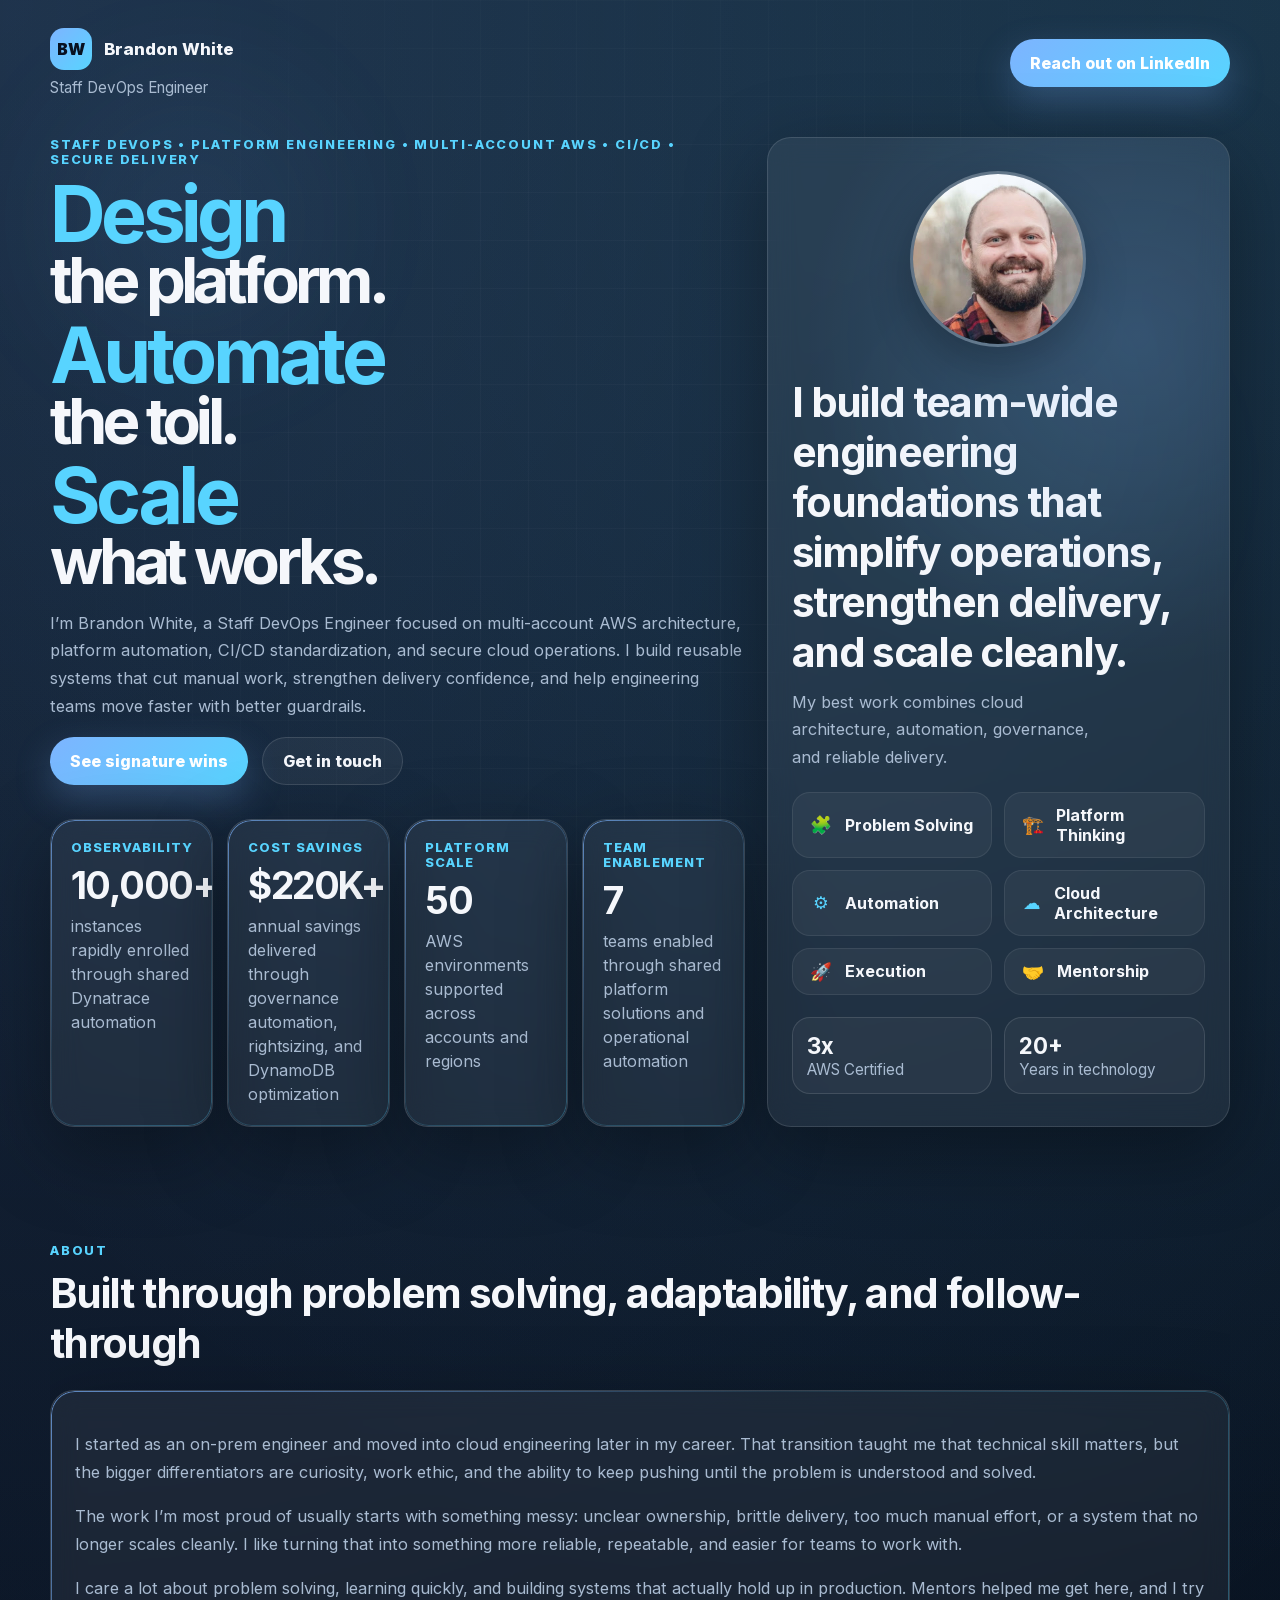
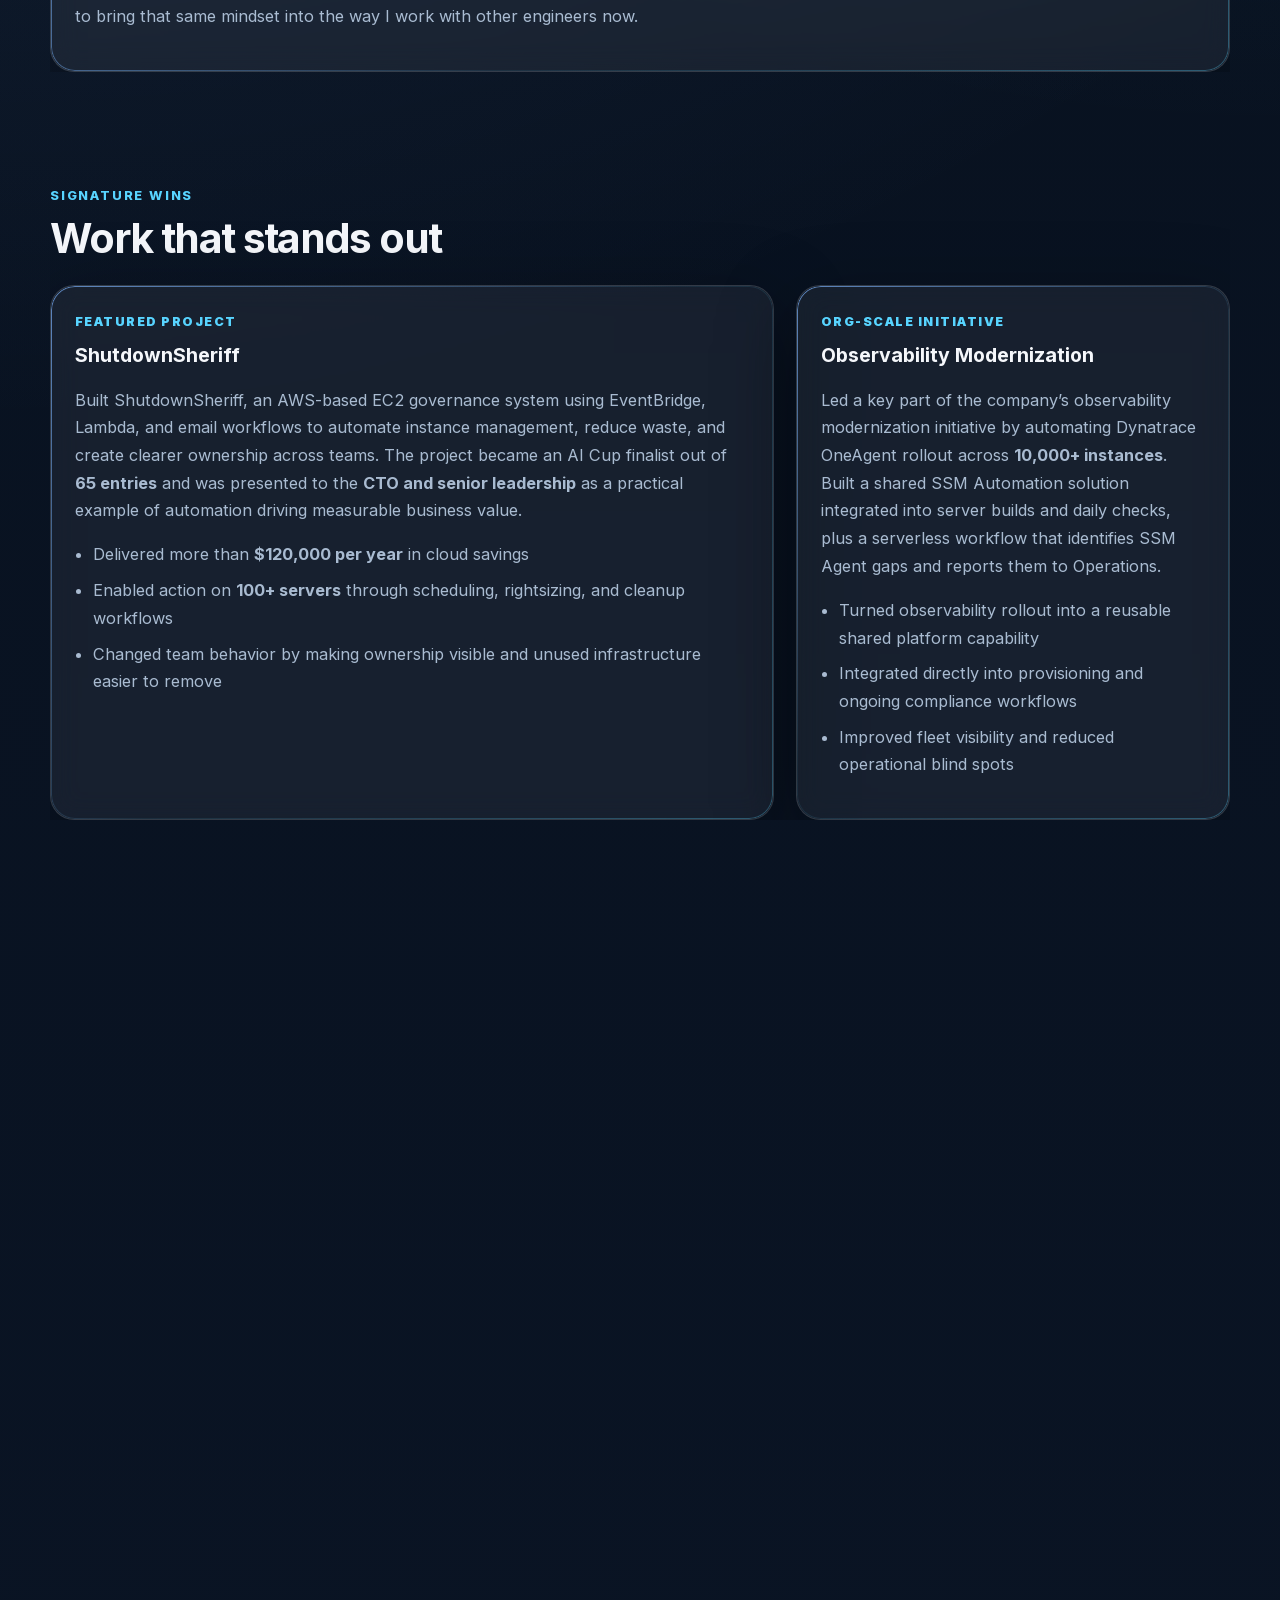
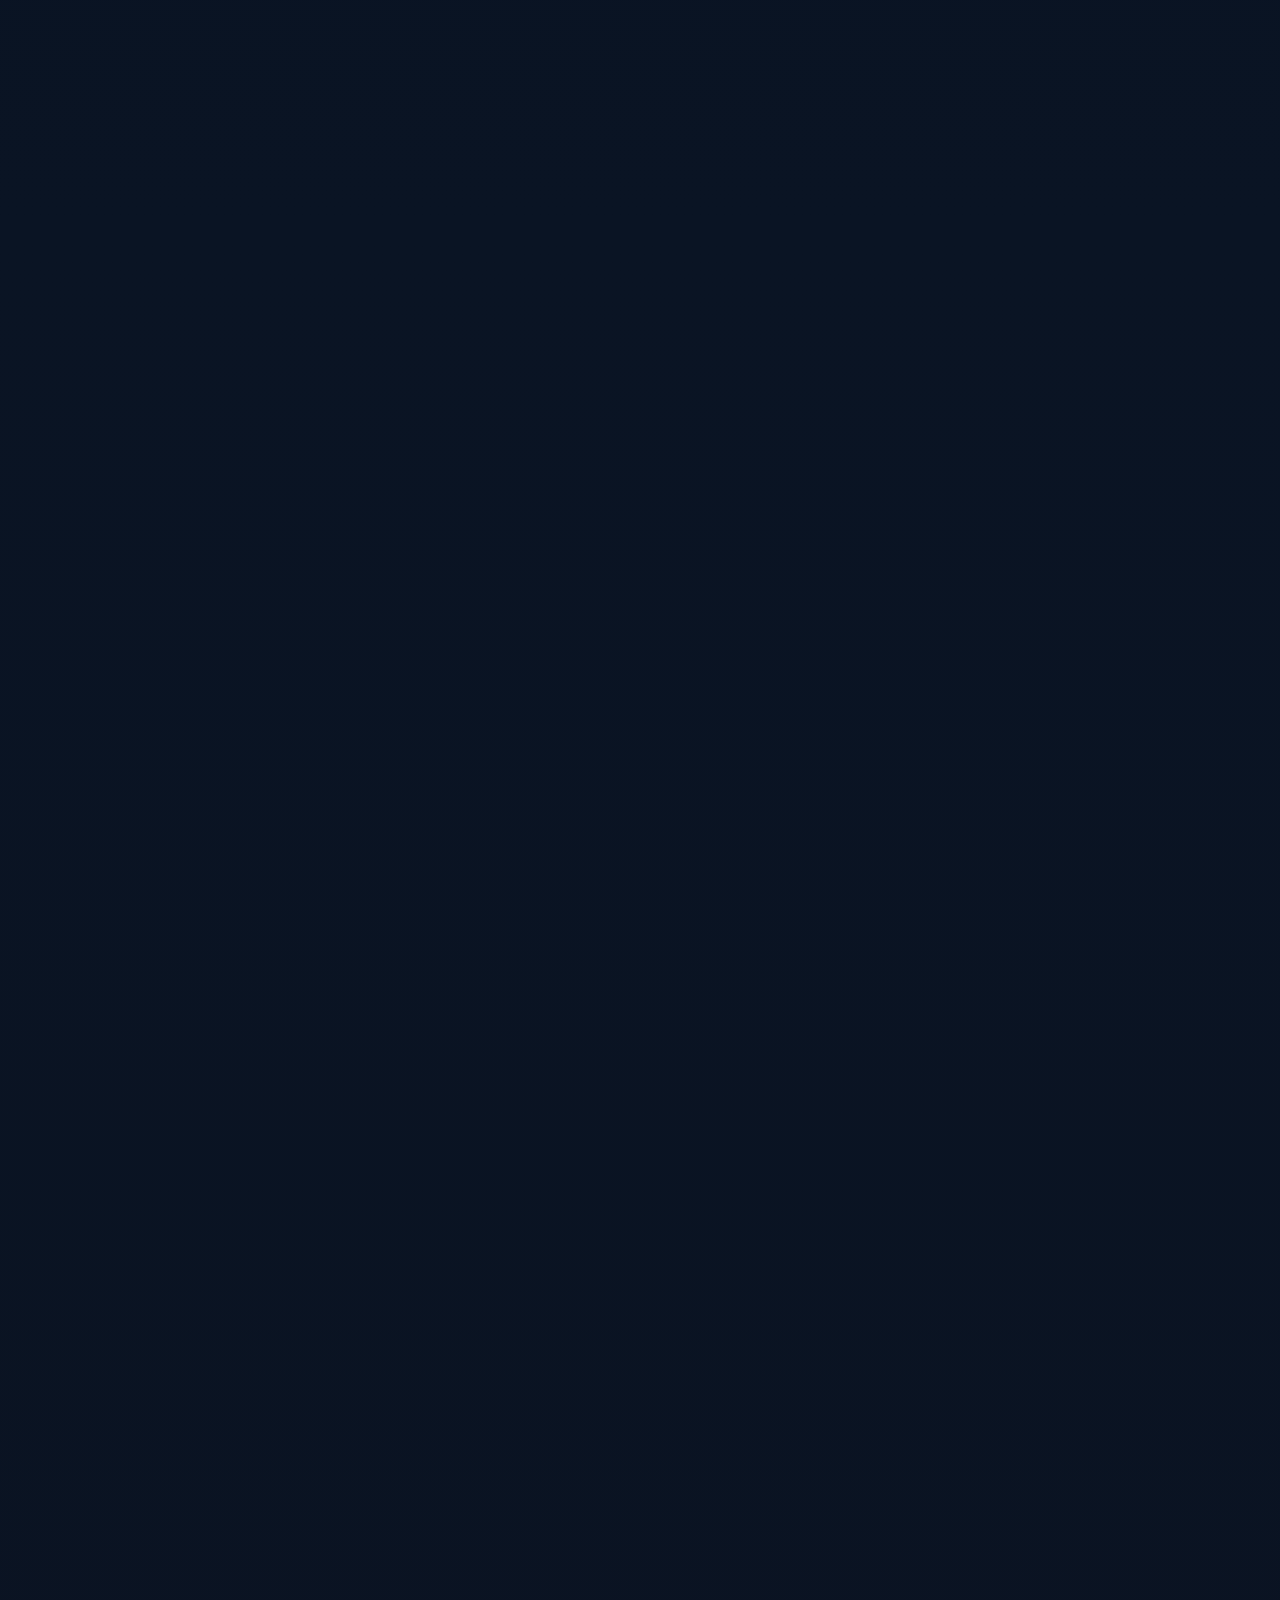
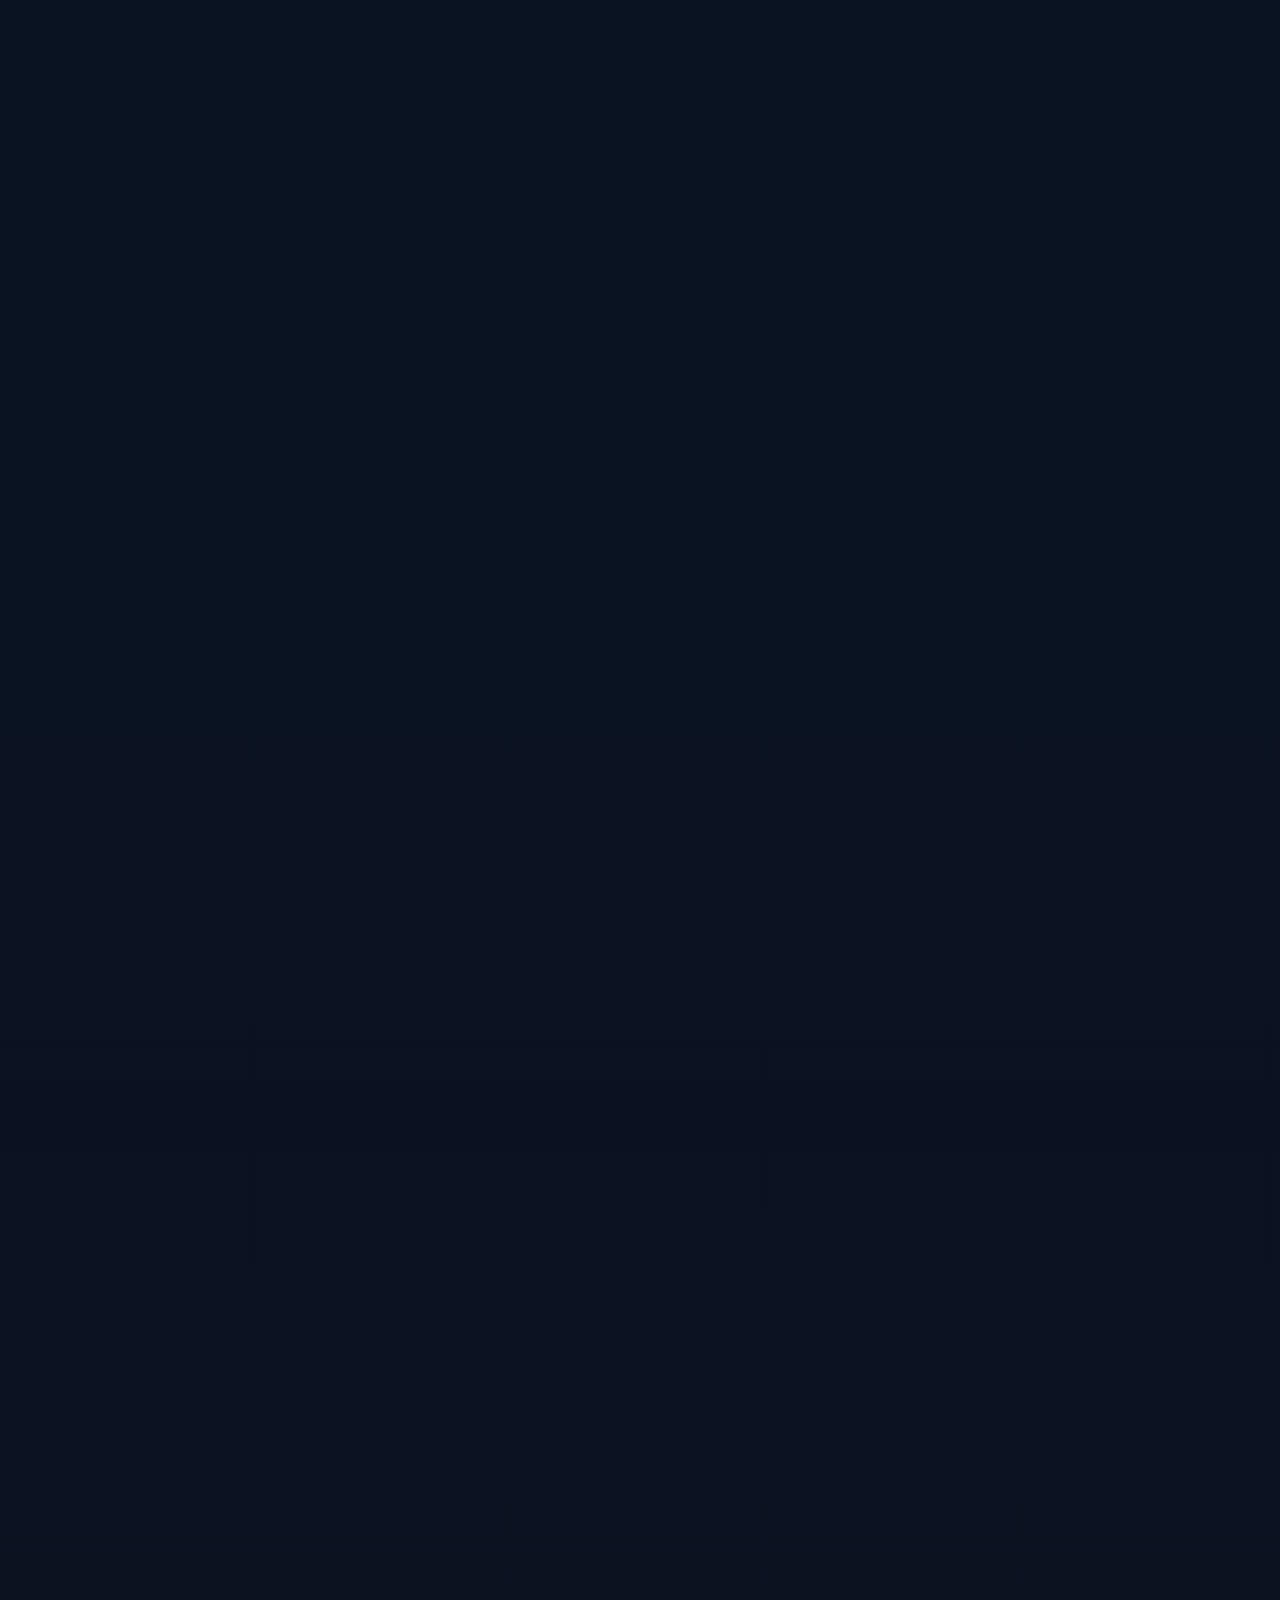
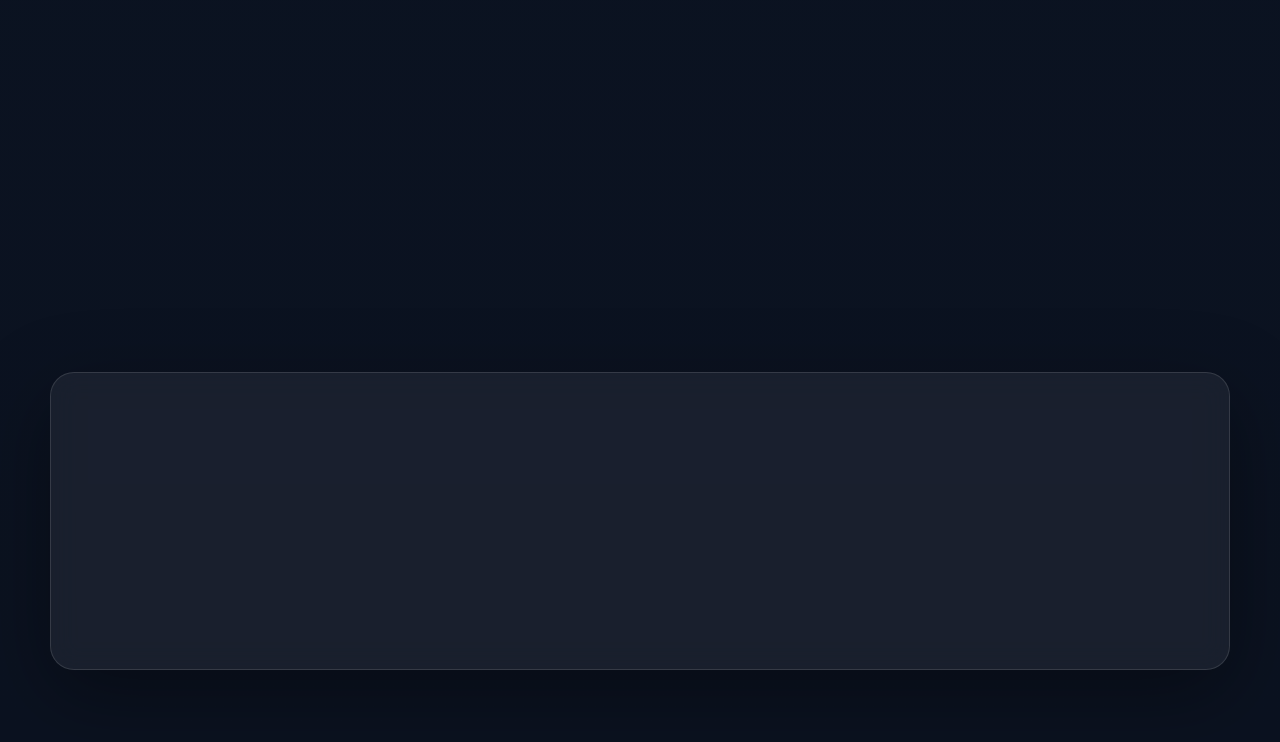
<file: index.html>
<!DOCTYPE html>
<html lang="en">
  <head>
    <meta charset="UTF-8" />
    <meta name="viewport" content="width=device-width, initial-scale=1.0" />
    <title>Brandon White | Staff DevOps Engineer</title>
    <meta
      name="description"
      content="Brandon White is a Staff DevOps and Platform Engineer focused on AWS, automation, CI/CD, observability, governance, and reliable cloud delivery at scale."
    />
    <meta property="og:title" content="Brandon White | Staff DevOps Engineer" />
    <meta
      property="og:description"
      content="Staff DevOps and Platform Engineer focused on AWS, automation, observability, CI/CD, governance, and reliable cloud delivery at scale."
    />
    <meta property="og:type" content="website" />
    <meta property="og:url" content="https://brandondwhite.github.io/" />
    <meta property="og:image" content="https://brandondwhite.github.io/assets/og-preview.svg" />
    <meta property="og:image:alt" content="Social preview for Brandon White, Staff DevOps Engineer" />
    <meta name="theme-color" content="#0a1424" />
    <script type="application/ld+json">
      {
        "@context": "https://schema.org",
        "@type": "Person",
        "name": "Brandon White",
        "jobTitle": "Staff DevOps Engineer",
        "url": "https://brandondwhite.github.io/",
        "image": "https://brandondwhite.github.io/assets/avatar.jpg",
        "sameAs": [
          "https://linkedin.com/in/brandon-d-white"
        ]
      }
    </script>
    <link rel="canonical" href="https://brandondwhite.github.io/" />
    <meta name="twitter:card" content="summary_large_image" />
    <meta name="twitter:title" content="Brandon White | Staff DevOps Engineer" />
    <meta
      name="twitter:description"
      content="Staff DevOps and Platform Engineer focused on AWS, automation, observability, CI/CD, governance, and reliable cloud delivery at scale."
    />
    <meta name="twitter:image" content="https://brandondwhite.github.io/assets/og-preview.svg" />
    <link rel="icon" href="assets/favicon.svg" type="image/svg+xml" />
    <link rel="preload" as="image" href="assets/avatar.jpg" imagesrcset="assets/avatar.jpg" imagesizes="176px" />
    <link rel="preload" href="assets/fonts/inter-latin.woff2" as="font" type="font/woff2" crossorigin />
    <link rel="stylesheet" href="styles.css" />
    <!-- Google tag (gtag.js) -->
    <script async src="https://www.googletagmanager.com/gtag/js?id=G-RJBQQFBV7J"></script>
    <script>
      window.dataLayer = window.dataLayer || [];
      function gtag() { dataLayer.push(arguments); }
      gtag('js', new Date());

      gtag('config', 'G-RJBQQFBV7J');
    </script>
  </head>
  <body>
    <div class="background-orb orb-one"></div>
    <div class="background-orb orb-two"></div>

    <div class="page-shell">
      <header class="site-header">
        <div class="brand-lockup">
          <a href="#top" class="brand">
            <span class="brand-mark">BW</span>
            <span class="brand-text">Brandon White</span>
          </a>
          <p class="brand-subtitle">Staff DevOps Engineer</p>
        </div>

        <div class="header-actions">
          <a class="button button-primary" href="https://linkedin.com/in/brandon-d-white" target="_blank" rel="noreferrer">Reach out on LinkedIn</a>
        </div>
      </header>

      <main id="top">
        <section class="hero section-grid">
          <div class="hero-copy">
            <p class="eyebrow">Staff DevOps • Platform Engineering • Multi-Account AWS • CI/CD • Secure Delivery</p>
            <h1 class="hero-headline">
              <span><strong>Design</strong> <span class="hero-rest">the platform.</span></span>
              <span><strong>Automate</strong> <span class="hero-rest">the toil.</span></span>
              <span><strong>Scale</strong> <span class="hero-rest">what works.</span></span>
            </h1>
            <p class="hero-text">
              I’m Brandon White, a Staff DevOps Engineer focused on multi-account AWS architecture, platform automation, CI/CD standardization, and secure cloud operations. I build reusable systems that cut manual work, strengthen delivery confidence, and help engineering teams move faster with better guardrails.
            </p>
            <div class="hero-actions">
              <a class="button button-primary" href="#wins">See signature wins</a>
              <a class="button button-secondary" href="#contact">Get in touch</a>
            </div>

            <div class="hero-metrics proof-cards">
              <article class="proof-card premium-border">
                <p class="proof-card-title">Observability</p>
                <strong class="count-up" data-target="10000" data-prefix="" data-suffix="+">10,000+</strong>
                <span>instances rapidly enrolled through shared Dynatrace automation</span>
              </article>
              <article class="proof-card premium-border">
                <p class="proof-card-title">Cost Savings</p>
                <strong class="count-up" data-target="220" data-prefix="$" data-suffix="K+">$220K+</strong>
                <span>annual savings delivered through governance automation, rightsizing, and DynamoDB optimization</span>
              </article>
              <article class="proof-card premium-border">
                <p class="proof-card-title">Platform Scale</p>
                <strong class="count-up" data-target="50" data-prefix="" data-suffix="">50</strong>
                <span>AWS environments supported across accounts and regions</span>
              </article>
              <article class="proof-card premium-border">
                <p class="proof-card-title">Team Enablement</p>
                <strong class="count-up" data-target="7" data-prefix="" data-suffix="">7</strong>
                <span>teams enabled through shared platform solutions and operational automation</span>
              </article>
            </div>
          </div>

          <aside class="hero-card glass-card spotlight-card">
            <div class="headshot-wrap">
              <img class="headshot" src="assets/avatar.jpg" alt="Portrait of Brandon White" width="256" height="256" decoding="async" fetchpriority="high" />
            </div>
            <h2>I build team-wide engineering foundations that simplify operations, strengthen delivery, and scale cleanly.</h2>
            <p class="hero-card-supporting-text">
              My best work combines cloud architecture, automation, governance, and reliable delivery.
            </p>
            <div class="tech-grid">
              <div class="tech-item"><span class="tech-icon">🧩</span><span>Problem Solving</span></div>
              <div class="tech-item"><span class="tech-icon">🏗️</span><span>Platform Thinking</span></div>
              <div class="tech-item"><span class="tech-icon">⚙️</span><span>Automation</span></div>
              <div class="tech-item"><span class="tech-icon">☁️</span><span>Cloud Architecture</span></div>
              <div class="tech-item"><span class="tech-icon">🚀</span><span>Execution</span></div>
              <div class="tech-item"><span class="tech-icon">🤝</span><span>Mentorship</span></div>
            </div>
            <div class="mini-stats">
              <div>
                <strong>3x</strong>
                <span>AWS Certified</span>
              </div>
              <div>
                <strong>20+</strong>
                <span>Years in technology</span>
              </div>
            </div>
          </aside>
        </section>

        <section id="about" class="content-section">
          <div class="section-heading">
            <p class="eyebrow">About</p>
            <h2>Built through problem solving, adaptability, and follow-through</h2>
          </div>

          <div class="about-layout">
            <article class="glass-card about-card premium-border">
              <p>
                I started as an on-prem engineer and moved into cloud engineering later in my career. That transition taught me that technical skill matters, but the bigger differentiators are curiosity, work ethic, and the ability to keep pushing until the problem is understood and solved.
              </p>
              <p>
                The work I’m most proud of usually starts with something messy: unclear ownership, brittle delivery, too much manual effort, or a system that no longer scales cleanly. I like turning that into something more reliable, repeatable, and easier for teams to work with.
              </p>
              <p>
                I care a lot about problem solving, learning quickly, and building systems that actually hold up in production. Mentors helped me get here, and I try to bring that same mindset into the way I work with other engineers now.
              </p>
            </article>
          </div>
        </section>

        <section id="wins" class="content-section">
          <div class="section-heading">
            <p class="eyebrow">Signature wins</p>
            <h2>Work that stands out</h2>
          </div>

          <div class="wins-layout">
            <article class="glass-card shutdown-card premium-border">
              <span class="proof-label">Featured project</span>
              <h3>ShutdownSheriff</h3>
              <p>
                Built ShutdownSheriff, an AWS-based EC2 governance system using EventBridge, Lambda, and email workflows to automate instance management, reduce waste, and create clearer ownership across teams. The project became an AI Cup finalist out of <strong>65 entries</strong> and was presented to the <strong>CTO and senior leadership</strong> as a practical example of automation driving measurable business value.
              </p>
              <ul>
                <li>Delivered more than <strong>$120,000 per year</strong> in cloud savings</li>
                <li>Enabled action on <strong>100+ servers</strong> through scheduling, rightsizing, and cleanup workflows</li>
                <li>Changed team behavior by making ownership visible and unused infrastructure easier to remove</li>
              </ul>
            </article>

            <article class="glass-card ai-card premium-border">
              <span class="proof-label">Org-scale initiative</span>
              <h3>Observability Modernization</h3>
              <p>
                Led a key part of the company’s observability modernization initiative by automating Dynatrace OneAgent rollout across <strong>10,000+ instances</strong>. Built a shared SSM Automation solution integrated into server builds and daily checks, plus a serverless workflow that identifies SSM Agent gaps and reports them to Operations.
              </p>
              <ul>
                <li>Turned observability rollout into a reusable shared platform capability</li>
                <li>Integrated directly into provisioning and ongoing compliance workflows</li>
                <li>Improved fleet visibility and reduced operational blind spots</li>
              </ul>
            </article>
          </div>
        </section>

        <section id="impact" class="content-section">
          <div class="section-heading">
            <p class="eyebrow">Impact</p>
            <h2>Results across scale, reliability, and delivery</h2>
          </div>

          <div class="card-grid three-up">
            <article class="glass-card feature-card premium-border">
              <h3>Governance Automation & Cost Optimization</h3>
              <p>Built automation that reduced waste, improved ownership visibility, and turned cost control into a repeatable operational process across AWS environments.</p>
              <ul>
                <li>Delivered more than <strong>$220,000+</strong> in annual savings through governance automation, rightsizing, EC2 scheduling, cleanup workflows, and DynamoDB optimization</li>
                <li>Used event-driven automation and operational notifications to make cost actions easier for teams to identify and complete</li>
                <li>Improved accountability by making ownership and idle-resource decisions more visible and easier to act on</li>
              </ul>
            </article>

            <article class="glass-card feature-card premium-border">
              <h3>Golden Image Automation</h3>
              <p>Architected and built an event-driven golden image automation solution for Amazon WorkSpaces Applications (AppStream 2.0). Using EventBridge and durable Lambda workflows, the system builds images, applies configuration, installs software and OS updates, copies images across regions, and shares them to <strong>15 AWS accounts</strong> for client fleet use.</p>
              <ul>
                <li>Automated image configuration, software installation, patching, cross-region copy, and account sharing</li>
                <li>Built an automated golden image process that supports fast onboarding with up-to-date images and core software preinstalled</li>
                <li>Helped enable the broader shift from EC2-based application delivery to managed application streaming</li>
              </ul>
            </article>

            <article class="glass-card feature-card premium-border">
              <h3>CI/CD at Production Scale</h3>
              <p>Improved release confidence and developer experience in HIPAA-aware healthcare environments.</p>
              <ul>
                <li>Built pipelines that run unit tests with pytest, deploy to dev and test, run integration tests, and promote to production</li>
                <li>Supported automated deployment flows across as many as <strong>15 AWS production accounts</strong></li>
                <li>Embedded security scans with Semgrep and CrowdStrike into delivery workflows</li>
              </ul>
            </article>
          </div>
        </section>

        <section id="expertise" class="content-section">
          <div class="section-heading">
            <p class="eyebrow">Technology strengths</p>
            <h2>Core tools, delivery discipline, and platform depth</h2>
          </div>

          <div class="icon-skill-grid">
            <article class="glass-card skill-icon-card">
              <div class="skill-icon">☁️</div>
              <h3>Cloud & Platform Engineering</h3>
              <p>Multi-account AWS architecture across dev, test, and up to 15 production accounts, using CloudFormation, Terraform, and AWS CDK to build scalable, repeatable platforms.</p>
            </article>
            <article class="glass-card skill-icon-card">
              <div class="skill-icon">⚙️</div>
              <h3>Automation & Development</h3>
              <p>Python, boto3, Bash, PowerShell, SQL, and event-driven AWS services for governance tooling, database workflows, and operational automation.</p>
            </article>
            <article class="glass-card skill-icon-card">
              <div class="skill-icon">🚀</div>
              <h3>CI/CD & Developer Experience</h3>
              <p>Trunk-based delivery with Bitbucket Cloud, CodeBuild, pytest, deployment pipelines, and automated unit and integration testing that move code through dev, test, and production with minimal manual effort.</p>
            </article>
            <article class="glass-card skill-icon-card">
              <div class="skill-icon">📊</div>
              <h3>Observability & Operations</h3>
              <p>Dynatrace, CloudWatch, and AWS X-Ray, paired with standardized monitoring, operational visibility, and measurable cost optimization.</p>
            </article>
            <article class="glass-card skill-icon-card">
              <div class="skill-icon">🔒</div>
              <h3>Security & Governance</h3>
              <p>HIPAA-aware cloud delivery using Secrets Manager, encryption, least-privilege IAM, permission boundaries, SCP guardrails, Semgrep, and CrowdStrike.</p>
            </article>
            <article class="glass-card skill-icon-card">
              <div class="skill-icon">🧠</div>
              <h3>Shared Platform Leadership</h3>
              <p>Built shared systems, golden AMIs, reusable Terraform modules, and pipeline templates used across teams, with technical guidance, architecture reviews, and informal mentorship.</p>
            </article>
          </div>

          <div class="glass-card daily-tools-card">
            <span class="proof-label">How I work</span>
            <div class="principles-grid">
              <div class="principle-item">
                <strong>Always be automating</strong>
                <span>Turn repeated work into dependable systems that save time and make execution smoother.</span>
              </div>
              <div class="principle-item">
                <strong>Start small, scale what works</strong>
                <span>Prove the path first, then expand it into something teams can rely on.</span>
              </div>
              <div class="principle-item">
                <strong>Own the outcome</strong>
                <span>Push through ambiguity, find the root cause, and carry the work through to a real result.</span>
              </div>
              <div class="principle-item">
                <strong>Build for reliable delivery</strong>
                <span>Create secure, stable systems that hold up in production and make delivery easier for everyone.</span>
              </div>
            </div>
          </div>
        </section>

        <section id="experience" class="content-section">
          <div class="section-heading">
            <p class="eyebrow">Experience</p>
            <h2>Career timeline</h2>
          </div>

          <div class="timeline">
            <article class="timeline-item glass-card">
              <span class="timeline-year">2024 — Present</span>
              <h3>Staff DevOps Engineer • <a href="https://www.nextgen.com/" target="_blank" rel="noreferrer"><span class="inline-employer"><span>NextGen Healthcare</span><span class="badge-logo-frame"><img class="badge-logo" src="assets/logos/nextgen-logo.jpg" alt="NextGen Healthcare logo" width="200" height="200" loading="lazy" decoding="async" /></span></span></a></h3>
              <p>Leading high-scale cloud initiatives focused on observability, governance, image automation, and shared platform engineering across AWS environments.</p>
              <ul>
                <li>Directed and automated Dynatrace deployment across <strong>10,000+ EC2 instances</strong> using <strong>AWS Systems Manager Automation</strong>, <strong>Lambda</strong>, and operational alerting workflows</li>
                <li>Built <strong>ShutdownSheriff</strong>, an <strong>EventBridge</strong> / <strong>Lambda</strong> / <strong>SES</strong> governance system that automated EC2 lifecycle actions and delivered more than <strong>$120K/year</strong> in savings</li>
                <li>Architected <strong>AppStream 2.0</strong> golden image modernization across regions and accounts, improving image consistency, delivery speed, and platform scalability</li>
              </ul>
            </article>
            <article class="timeline-item glass-card">
              <span class="timeline-year">2021 — 2024</span>
              <h3>Senior DevOps Engineer • <a href="https://www.nextgen.com/" target="_blank" rel="noreferrer"><span class="inline-employer"><span>NextGen Healthcare</span><span class="badge-logo-frame"><img class="badge-logo" src="assets/logos/nextgen-logo.jpg" alt="NextGen Healthcare logo" width="200" height="200" loading="lazy" decoding="async" /></span></span></a></h3>
              <p>Built serverless automation, strengthened cloud security, and improved delivery reliability and cost efficiency across enterprise AWS workloads.</p>
              <ul>
                <li>Managed and optimized <strong>50+ CI/CD pipelines</strong> with automated testing and security scanning, improving delivery reliability and aligning workflows with the <strong>AWS Well-Architected Framework</strong></li>
                <li>Built serverless restore workflows for <strong>Amazon Aurora</strong> lower environments and automated operational tasks with <strong>Lambda</strong>, <strong>EventBridge</strong>, and <strong>Python / boto3</strong></li>
                <li>Delivered more than <strong>$100K/year</strong> in savings through <strong>DynamoDB</strong> capacity analysis, <strong>ECS</strong> rightsizing, and <strong>CloudWatch</strong> log retention optimization, while strengthening <strong>Aurora</strong> security posture</li>
              </ul>
            </article>
            <article class="timeline-item glass-card">
              <span class="timeline-year">2016 — 2021</span>
              <h3>Lead Application Developer • <a href="https://www.urmc.rochester.edu/" target="_blank" rel="noreferrer"><span class="inline-employer"><span>University of Rochester Medical Center</span><span class="badge-logo-frame"><img class="badge-logo" src="assets/logos/urmc-logo.jpg" alt="University of Rochester Medical Center logo" width="200" height="200" loading="lazy" decoding="async" /></span></span></a></h3>
              <p>Owned the public web platform and infrastructure for URMC, improving operational reliability, deployment practices, and platform performance.</p>
              <ul>
                <li>Designed and implemented reusable <strong>Azure DevOps CI/CD pipelines</strong> and YAML templates to standardize deployment workflows and reduce manual effort</li>
                <li>Improved uptime and resilience by modernizing CMS, web, and SQL infrastructure and introducing caching and high-availability patterns</li>
              </ul>
            </article>
            <article class="timeline-item glass-card">
              <span class="timeline-year">2014 — 2016</span>
              <h3>Senior Web Developer • <a href="https://www.urmc.rochester.edu/" target="_blank" rel="noreferrer"><span class="inline-employer"><span>University of Rochester Medical Center</span><span class="badge-logo-frame"><img class="badge-logo" src="assets/logos/urmc-logo.jpg" alt="University of Rochester Medical Center logo" width="200" height="200" loading="lazy" decoding="async" /></span></span></a></h3>
              <p>Led custom web development and enterprise CMS work, including legacy system integration, API-driven migrations, and payment platform improvements.</p>
            </article>
            <article class="timeline-item glass-card">
              <span class="timeline-year">2005 — 2014</span>
              <h3>Earlier Roles • <a href="https://www.urmc.rochester.edu/" target="_blank" rel="noreferrer">URMC</a> / CedarCrestone</h3>
              <p>Built depth across IT operations, business systems, web applications, reporting, infrastructure, and technical support in demanding environments.</p>
            </article>
          </div>
        </section>

        <section class="content-section">
          <div class="section-heading">
            <p class="eyebrow">Credentials</p>
            <h2>Certifications, education, and publication</h2>
          </div>
          <div class="card-grid three-up">
            <article class="glass-card feature-card">
              <h3>Certifications</h3>
              <div class="badge-stack">
                <a class="credential-badge aws-badge" href="https://www.credly.com/badges/7644e0cc-1c35-4fb5-a895-35e53e485230/linked_in_profile" target="_blank" rel="noreferrer">
                  <span class="badge-logo-frame"><img class="badge-logo" src="assets/logos/aws-logo.jpg" alt="AWS logo" width="100" height="100" loading="lazy" decoding="async" /></span>
                  <span>AWS Certified Solutions Architect – Associate</span>
                </a>
                <a class="credential-badge aws-badge" href="https://www.credly.com/badges/de2b0c56-62ef-411a-8f54-9a5c1b684a48/linked_in_profile" target="_blank" rel="noreferrer">
                  <span class="badge-logo-frame"><img class="badge-logo" src="assets/logos/aws-logo.jpg" alt="AWS logo" width="100" height="100" loading="lazy" decoding="async" /></span>
                  <span>AWS Certified SysOps Administrator – Associate</span>
                </a>
                <a class="credential-badge aws-badge" href="https://www.credly.com/badges/844fdbeb-4134-41f4-bf3a-c67fa41d1e18/linked_in_profile" target="_blank" rel="noreferrer">
                  <span class="badge-logo-frame"><img class="badge-logo" src="assets/logos/aws-logo.jpg" alt="AWS logo" width="100" height="100" loading="lazy" decoding="async" /></span>
                  <span>AWS Certified Cloud Practitioner</span>
                </a>
                <a class="credential-badge simple-badge" href="https://cs.lpi.org/caf/Xamman/certification/verify/LPI000494395/7w92hwm52a" target="_blank" rel="noreferrer">
                  <span class="badge-logo-frame"><img class="badge-logo" src="assets/logos/lpi-logo.jpg" alt="Linux Professional Institute logo" width="100" height="100" loading="lazy" decoding="async" /></span>
                  <span>Linux Essentials</span>
                </a>
              </div>
            </article>
            <article class="glass-card feature-card">
              <h3>Education</h3>
              <a class="credential-badge school-badge" href="https://www.clarkson.edu/" target="_blank" rel="noreferrer">
                <span class="badge-logo-frame"><img class="badge-logo" src="assets/logos/clarkson-logo.jpg" alt="Clarkson University logo" width="200" height="200" loading="lazy" decoding="async" /></span>
                <span>Clarkson University</span>
              </a>
              <p>B.S. in Information Systems and Business Processes</p>
            </article>
            <article class="glass-card feature-card">
              <h3>Publication</h3>
              <p>
                <a class="publication-link" href="https://aws.amazon.com/blogs/database/secure-amazon-aurora-clusters-in-hipaa-compliant-workloads/" target="_blank" rel="noreferrer">
                  Secure Amazon Aurora clusters in HIPAA-compliant workloads
                </a>
              </p>
              <p class="publication-summary">
                Authored a technical article published on the AWS Database Blog, covering how to secure Aurora PostgreSQL and MySQL in HIPAA-compliant environments using encryption, TLS 1.3, IAM guardrails, and operational security controls.
              </p>
            </article>
          </div>
        </section>

        <section id="contact" class="content-section contact-section glass-card">
          <div>
            <p class="eyebrow">Contact</p>
            <h2>For collaboration, platform engineering discussions, or professional connection — reach out on LinkedIn.</h2>
            <p>Rochester, New York Metropolitan Area • <a href="https://linkedin.com/in/brandon-d-white" target="_blank" rel="noreferrer">linkedin.com/in/brandon-d-white</a></p>
          </div>
          <div class="contact-actions">
            <a class="button button-primary" href="https://linkedin.com/in/brandon-d-white" target="_blank" rel="noreferrer">Reach out on LinkedIn</a>
          </div>
        </section>
      </main>
    </div>

    <script src="script.js" defer></script>
  </body>
</html>
</file>
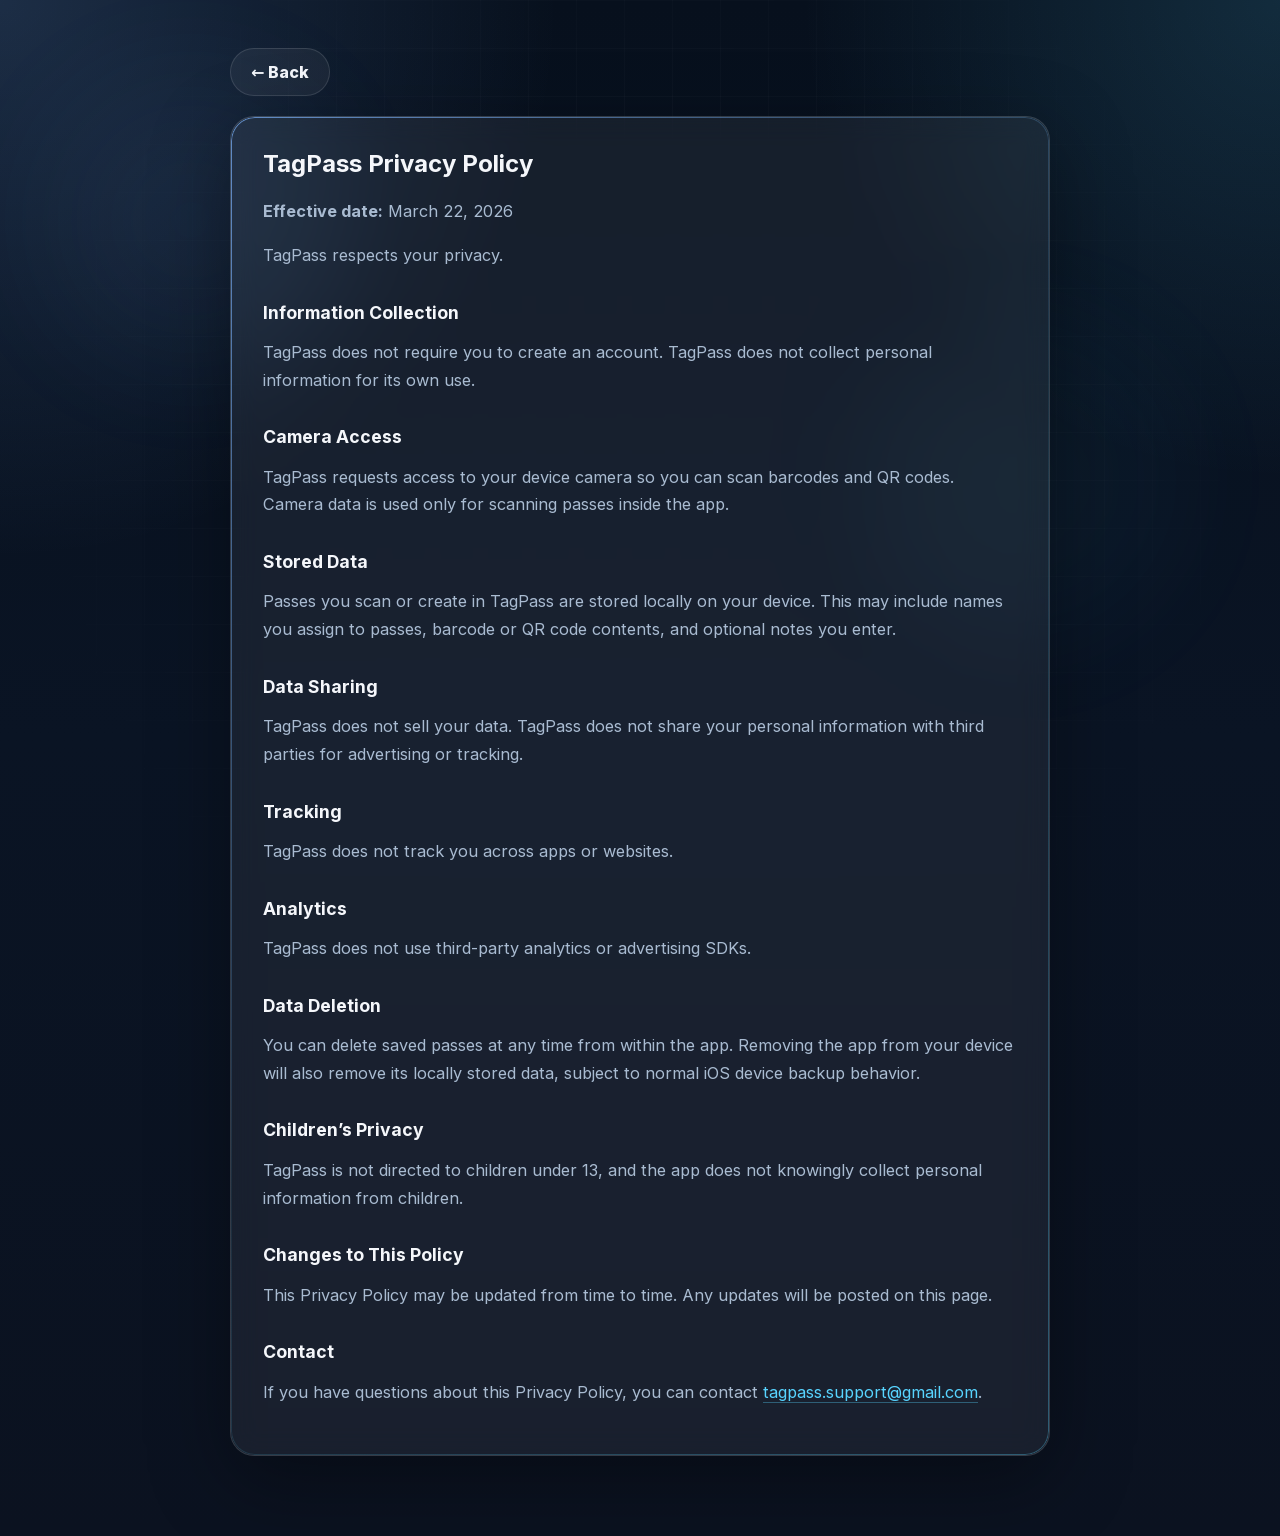
<file: tagpass-privacy.html>
<!DOCTYPE html>
<html lang="en">
  <head>
    <meta charset="UTF-8" />
    <meta name="viewport" content="width=device-width, initial-scale=1.0" />
    <title>TagPass Privacy Policy</title>
    <meta name="description" content="Privacy Policy for TagPass." />
    <meta property="og:title" content="TagPass Privacy Policy" />
    <meta property="og:description" content="Privacy Policy for TagPass." />
    <meta property="og:type" content="website" />
    <meta property="og:url" content="https://brandondwhite.github.io/tagpass-privacy.html" />
    <meta name="theme-color" content="#0a1424" />
    <link rel="icon" href="assets/favicon.svg" type="image/svg+xml" />
    <link rel="stylesheet" href="styles.css" />
    <style>
      body { min-height: 100vh; }
      .policy-shell { max-width: 860px; margin: 0 auto; padding: 48px 20px 80px; }
      .policy-card { padding: 32px; }
      .policy-card h1 { margin-top: 0; }
      .policy-card h2 { margin-top: 32px; font-size: 1.1rem; }
      .policy-card p, .policy-card li { line-height: 1.7; }
      .policy-card ul { padding-left: 20px; }
      .policy-card a { color: var(--secondary); text-decoration: none; border-bottom: 1px solid rgba(88, 212, 255, 0.35); }
      .policy-card a:hover { color: var(--text); border-bottom-color: rgba(255,255,255,0.45); }
      .policy-back { margin-bottom: 20px; display: inline-flex; }
    </style>
  </head>
  <body>
    <div class="background-orb orb-one"></div>
    <div class="background-orb orb-two"></div>

    <main class="policy-shell">
      <a class="button button-secondary policy-back" href="/">← Back</a>

      <article class="glass-card premium-border policy-card">
        <h1>TagPass Privacy Policy</h1>
        <p><strong>Effective date:</strong> March 22, 2026</p>
        <p>TagPass respects your privacy.</p>

        <h2>Information Collection</h2>
        <p>TagPass does not require you to create an account. TagPass does not collect personal information for its own use.</p>

        <h2>Camera Access</h2>
        <p>TagPass requests access to your device camera so you can scan barcodes and QR codes. Camera data is used only for scanning passes inside the app.</p>

        <h2>Stored Data</h2>
        <p>Passes you scan or create in TagPass are stored locally on your device. This may include names you assign to passes, barcode or QR code contents, and optional notes you enter.</p>

        <h2>Data Sharing</h2>
        <p>TagPass does not sell your data. TagPass does not share your personal information with third parties for advertising or tracking.</p>

        <h2>Tracking</h2>
        <p>TagPass does not track you across apps or websites.</p>

        <h2>Analytics</h2>
        <p>TagPass does not use third-party analytics or advertising SDKs.</p>

        <h2>Data Deletion</h2>
        <p>You can delete saved passes at any time from within the app. Removing the app from your device will also remove its locally stored data, subject to normal iOS device backup behavior.</p>

        <h2>Children’s Privacy</h2>
        <p>TagPass is not directed to children under 13, and the app does not knowingly collect personal information from children.</p>

        <h2>Changes to This Policy</h2>
        <p>This Privacy Policy may be updated from time to time. Any updates will be posted on this page.</p>

        <h2>Contact</h2>
        <p>If you have questions about this Privacy Policy, you can contact <a href="mailto:tagpass.support@gmail.com">tagpass.support@gmail.com</a>.</p>
      </article>
    </main>
  </body>
</html>
</file>
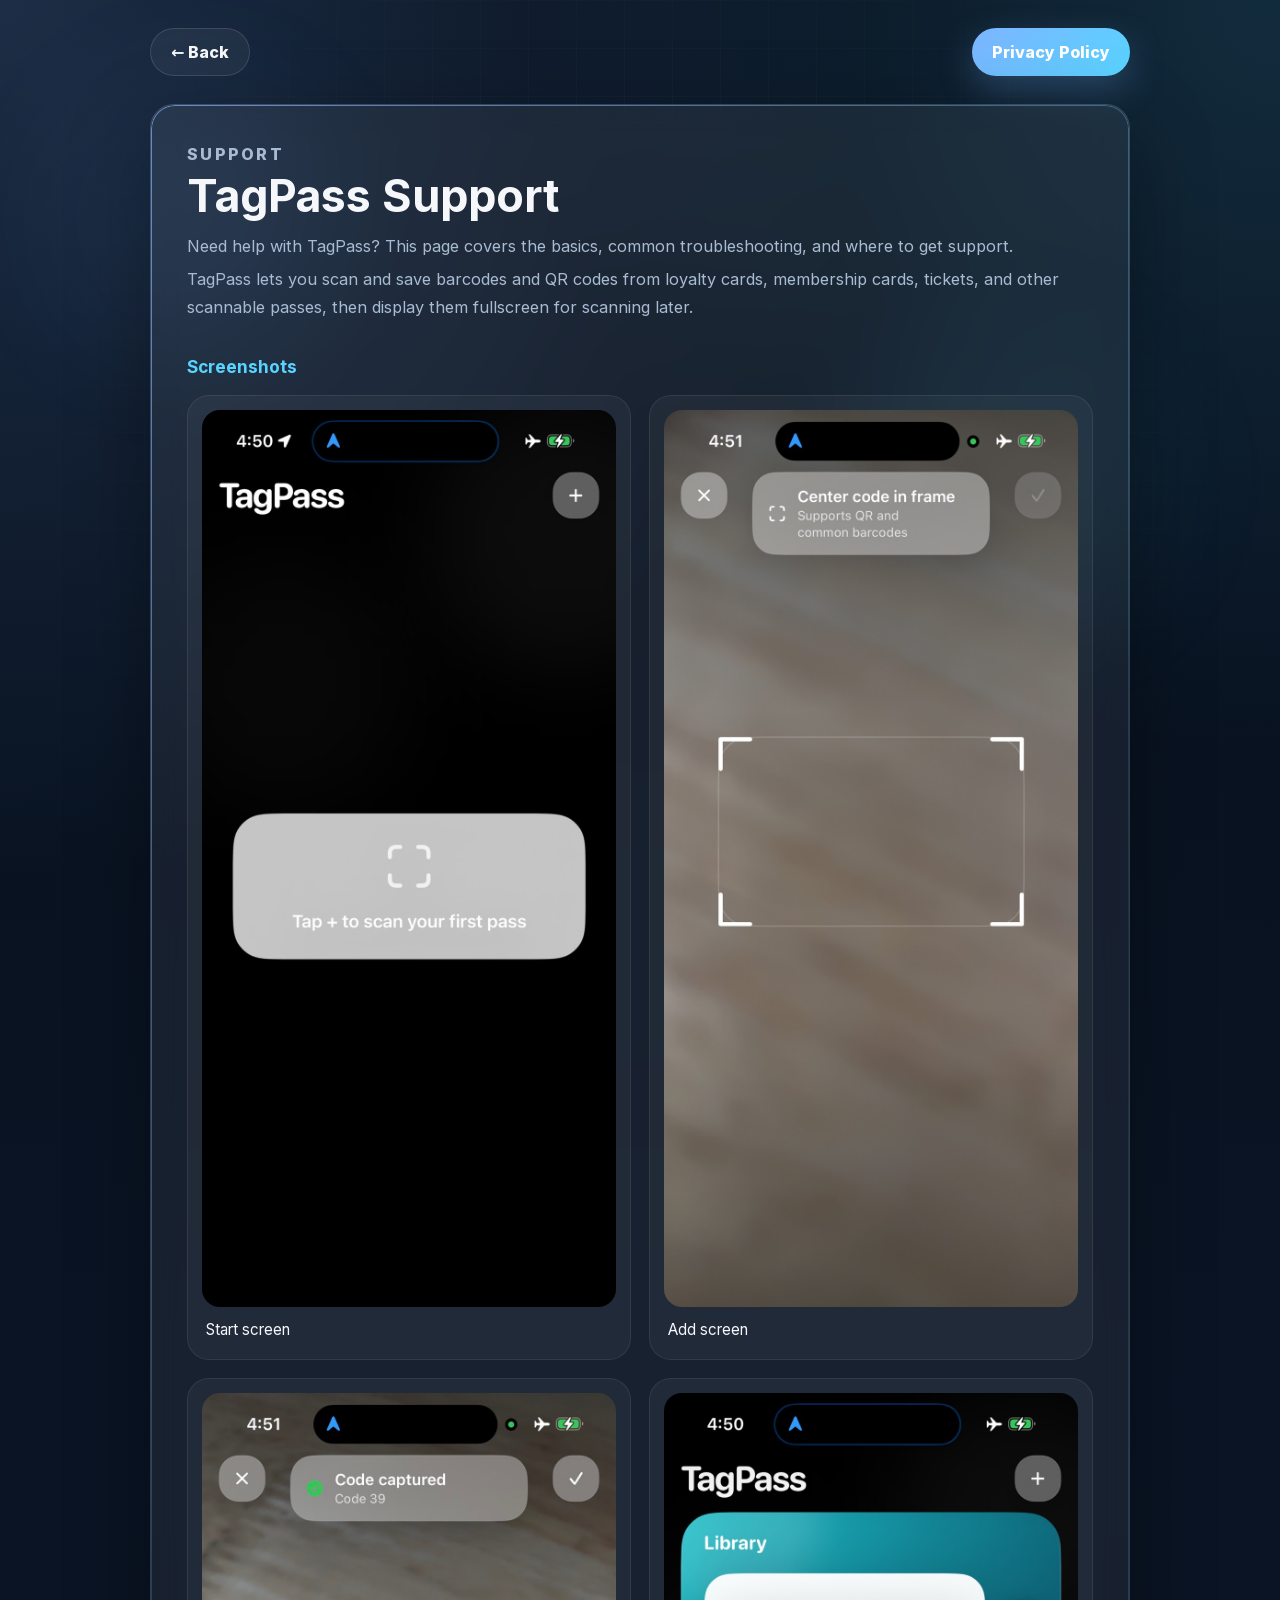
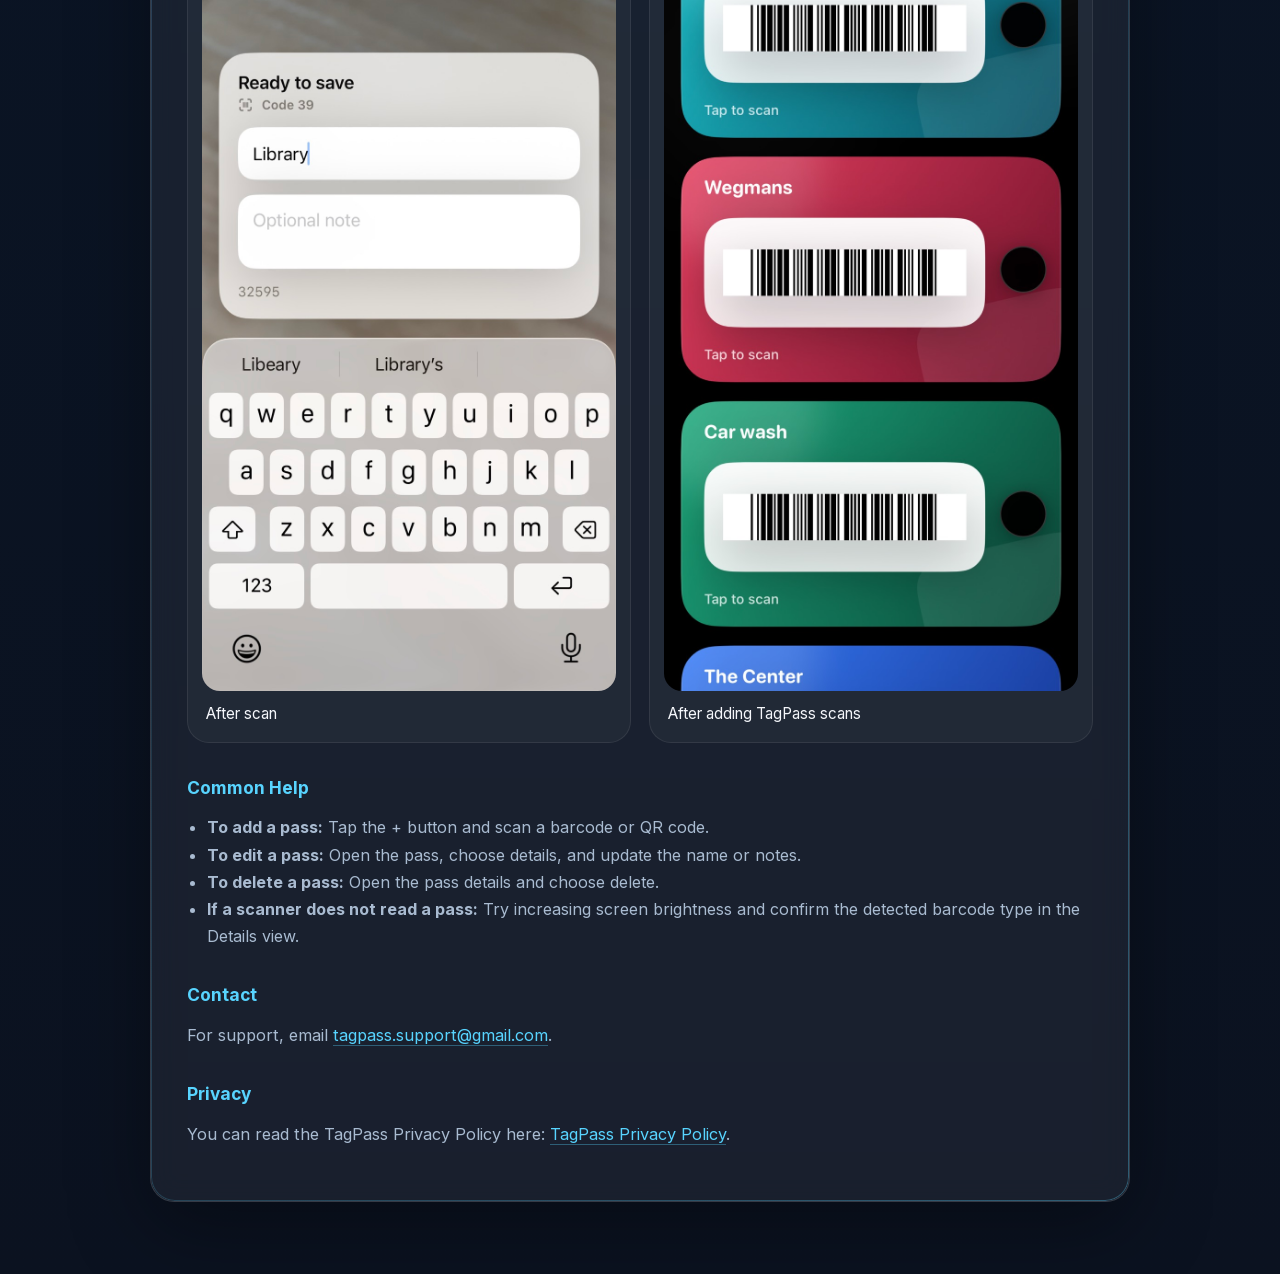
<file: tagpass-support.html>
<!DOCTYPE html>
<html lang="en">
  <head>
    <meta charset="UTF-8" />
    <meta name="viewport" content="width=device-width, initial-scale=1.0" />
    <title>TagPass Support</title>
    <meta name="description" content="Support information for TagPass." />
    <meta property="og:title" content="TagPass Support" />
    <meta property="og:description" content="Support information for TagPass." />
    <meta property="og:type" content="website" />
    <meta property="og:url" content="https://brandondwhite.github.io/tagpass-support.html" />
    <meta name="theme-color" content="#0a1424" />
    <link rel="icon" href="assets/favicon.svg" type="image/svg+xml" />
    <link rel="stylesheet" href="styles.css" />
    <style>
      body { min-height: 100vh; }
      .support-shell { position: relative; z-index: 1; width: min(calc(100% - 32px), 980px); margin: 0 auto; padding: 28px 0 72px; }
      .support-header { display: flex; align-items: center; justify-content: space-between; gap: 16px; margin-bottom: 28px; }
      .support-card { padding: 36px; }
      .support-card h1 { margin: 0 0 10px; font-size: clamp(2rem, 4vw, 2.8rem); }
      .support-card h2 { margin: 34px 0 12px; font-size: 1.08rem; color: var(--secondary); }
      .support-card p, .support-card li { line-height: 1.7; color: var(--muted); }
      .support-card ul { padding-left: 20px; }
      .support-card a { color: var(--secondary); text-decoration: none; border-bottom: 1px solid rgba(88, 212, 255, 0.35); }
      .support-card a:hover { color: var(--text); border-bottom-color: rgba(255,255,255,0.45); }
      .support-intro { margin: 0 0 6px; color: var(--text); }
      .support-subtle { margin: 0; }
      .shot-grid { display: grid; grid-template-columns: repeat(2, minmax(0, 1fr)); gap: 18px; margin-top: 18px; }
      .shot-card { padding: 14px; border-radius: 22px; background: rgba(255,255,255,0.04); border: 1px solid rgba(255,255,255,0.08); }
      .shot-card img { display: block; width: 100%; height: auto; border-radius: 18px; }
      .shot-card p { margin: 10px 4px 2px; color: var(--text); font-size: 0.95rem; }
      @media (max-width: 720px) {
        .support-shell { width: min(calc(100% - 24px), 980px); }
        .support-header { flex-direction: column; align-items: flex-start; }
        .support-card { padding: 24px; }
        .shot-grid { grid-template-columns: 1fr; }
      }
    </style>
  </head>
  <body>
    <div class="background-orb orb-one"></div>
    <div class="background-orb orb-two"></div>

    <main class="support-shell">
      <header class="support-header">
        <a class="button button-secondary" href="/">← Back</a>
        <a class="button button-primary" href="https://brandondwhite.github.io/tagpass-privacy.html">Privacy Policy</a>
      </header>

      <article class="glass-card premium-border support-card">
        <p class="eyebrow">Support</p>
        <h1>TagPass Support</h1>
        <p class="support-intro">Need help with TagPass? This page covers the basics, common troubleshooting, and where to get support.</p>
        <p class="support-subtle">TagPass lets you scan and save barcodes and QR codes from loyalty cards, membership cards, tickets, and other scannable passes, then display them fullscreen for scanning later.</p>

        <h2>Screenshots</h2>
        <div class="shot-grid">
          <div class="shot-card">
            <img src="assets/tagpass-support-jpg/1.jpg" alt="TagPass screenshot 1" loading="lazy" />
            <p>Start screen</p>
          </div>
          <div class="shot-card">
            <img src="assets/tagpass-support-jpg/2.jpg" alt="TagPass screenshot 2" loading="lazy" />
            <p>Add screen</p>
          </div>
          <div class="shot-card">
            <img src="assets/tagpass-support-jpg/3.jpg" alt="TagPass screenshot 3" loading="lazy" />
            <p>After scan</p>
          </div>
          <div class="shot-card">
            <img src="assets/tagpass-support-jpg/4.jpg" alt="TagPass screenshot 4" loading="lazy" />
            <p>After adding TagPass scans</p>
          </div>
        </div>

        <h2>Common Help</h2>
        <ul>
          <li><strong>To add a pass:</strong> Tap the + button and scan a barcode or QR code.</li>
          <li><strong>To edit a pass:</strong> Open the pass, choose details, and update the name or notes.</li>
          <li><strong>To delete a pass:</strong> Open the pass details and choose delete.</li>
          <li><strong>If a scanner does not read a pass:</strong> Try increasing screen brightness and confirm the detected barcode type in the Details view.</li>
        </ul>

        <h2>Contact</h2>
        <p>For support, email <a href="mailto:tagpass.support@gmail.com">tagpass.support@gmail.com</a>.</p>

        <h2>Privacy</h2>
        <p>You can read the TagPass Privacy Policy here: <a href="https://brandondwhite.github.io/tagpass-privacy.html">TagPass Privacy Policy</a>.</p>
      </article>
    </main>
  </body>
</html>
</file>
<file: styles.css>
@font-face {
  font-family: 'Inter';
  src: url('assets/fonts/inter-latin.woff2') format('woff2');
  font-style: normal;
  font-weight: 100 900;
  font-display: swap;
}

:root {
  --bg-gradient-start: #07101d;
  --bg-gradient-mid: #0a1424;
  --bg-gradient-end: #0b1220;
  --card: rgba(255, 255, 255, 0.06);
  --card-border: rgba(255, 255, 255, 0.12);
  --text: #f5f7fb;
  --muted: #a9bbd1;
  --primary: #7db4ff;
  --secondary: #58d4ff;
  --shadow: 0 24px 80px rgba(0, 0, 0, 0.35);
  --radius: 24px;
  --max-width: 1180px;
  --surface: rgba(7, 14, 26, 0.62);
  --grid-line: rgba(255, 255, 255, 0.025);
  --button-secondary-bg: rgba(255, 255, 255, 0.05);
  --button-secondary-border: rgba(255, 255, 255, 0.12);
}

* { box-sizing: border-box; }
html { scroll-behavior: smooth; }

body {
  margin: 0;
  font-family: 'Inter', system-ui, -apple-system, BlinkMacSystemFont, 'Segoe UI', sans-serif;
  color: var(--text);
  background:
    radial-gradient(circle at top left, rgba(125, 180, 255, 0.18), transparent 28%),
    radial-gradient(circle at top right, rgba(88, 212, 255, 0.14), transparent 24%),
    linear-gradient(180deg, var(--bg-gradient-start) 0%, var(--bg-gradient-mid) 48%, var(--bg-gradient-end) 100%);
  min-height: 100vh;
  text-rendering: optimizeLegibility;
  -webkit-font-smoothing: antialiased;
}

body::before {
  content: '';
  position: fixed;
  inset: 0;
  pointer-events: none;
  background-image: linear-gradient(var(--grid-line) 1px, transparent 1px), linear-gradient(90deg, var(--grid-line) 1px, transparent 1px);
  background-size: 48px 48px;
  mask-image: radial-gradient(circle at center, black 42%, transparent 85%);
}

.background-orb {
  position: fixed;
  border-radius: 999px;
  filter: blur(70px);
  opacity: 0.28;
  pointer-events: none;
  z-index: 0;
  animation: float 12s ease-in-out infinite;
}

.orb-one {
  width: 280px;
  height: 280px;
  background: rgba(125, 180, 255, 0.22);
  top: 80px;
  left: 4%;
}

.orb-two {
  width: 320px;
  height: 320px;
  background: rgba(88, 212, 255, 0.16);
  right: 8%;
  top: 320px;
  animation-delay: -4s;
}

.page-shell {
  position: relative;
  z-index: 1;
  width: min(calc(100% - 32px), var(--max-width));
  margin: 0 auto;
  padding: 28px 0 72px;
}

.site-header {
  display: flex;
  align-items: center;
  justify-content: space-between;
  gap: 24px;
  margin-bottom: 40px;
}

.brand-lockup { display: flex; flex-direction: column; gap: 8px; }

.brand {
  display: inline-flex;
  align-items: center;
  gap: 12px;
  color: var(--text);
  text-decoration: none;
  font-weight: 800;
}

.brand-mark {
  display: grid;
  place-items: center;
  width: 42px;
  height: 42px;
  border-radius: 14px;
  background: linear-gradient(135deg, var(--primary), var(--secondary));
  color: #081120;
  font-weight: 900;
}

.brand-text { font-size: 1.05rem; }
.brand-subtitle {
  margin: 0;
  color: var(--muted);
  font-size: 0.95rem;
}

.header-actions,
.hero-actions,
.contact-actions {
  display: flex;
  flex-wrap: wrap;
  gap: 14px;
}

.button {
  display: inline-flex;
  align-items: center;
  justify-content: center;
  min-height: 48px;
  padding: 0 20px;
  border-radius: 999px;
  text-decoration: none;
  font-weight: 800;
  transition: transform 180ms ease, box-shadow 180ms ease, background 180ms ease, color 180ms ease;
}
.button:hover { transform: translateY(-2px); }
.button-primary {
  color: #ffffff;
  background: linear-gradient(135deg, var(--primary), var(--secondary));
  box-shadow: 0 14px 36px rgba(125, 180, 255, 0.25);
}
.button-secondary {
  color: var(--text);
  background: var(--button-secondary-bg);
  border: 1px solid var(--button-secondary-border);
}

.hero,
.wins-layout,
.card-grid.three-up,
.icon-skill-grid,
.contact-section,
.about-layout {
  display: grid;
  gap: 22px;
}

.hero {
  grid-template-columns: 1.2fr 0.8fr;
  align-items: stretch;
}

.hero-copy h1 {
  margin: 12px 0 18px;
  font-size: clamp(2.8rem, 6vw, 5.6rem);
  line-height: 0.94;
  letter-spacing: -0.06em;
  max-width: 11ch;
}

.hero-headline {
  display: flex;
  flex-direction: column;
  gap: 0.12em;
}

.hero-headline span {
  display: block;
}

.hero-headline strong {
  font-weight: inherit;
  color: var(--secondary);
}

.hero-rest {
  font-size: 0.82em;
  color: var(--text);
}

.eyebrow {
  margin: 0;
  color: var(--secondary);
  text-transform: uppercase;
  letter-spacing: 0.14em;
  font-size: 0.8rem;
  font-weight: 800;
}

.hero-text,
.glass-card p,
.timeline-item p,
.contact-section p,
.feature-card li,
.skill-icon-card p,
.shutdown-card li,
.ai-card li {
  color: var(--muted);
  line-height: 1.7;
  font-size: 1.02rem;
}


.hero-metrics {
  display: grid;
  grid-template-columns: repeat(4, minmax(0, 1fr));
  gap: 14px;
  margin: 34px 0 0;
}

.glass-card,
.proof-card {
  border: 1px solid var(--card-border);
  background: var(--card);
  border-radius: var(--radius);
  backdrop-filter: blur(14px);
  box-shadow: var(--shadow);
}

.proof-card {
  padding: 20px;
  position: relative;
  overflow: hidden;
  transition: transform 180ms ease, box-shadow 180ms ease;
}

.proof-card:hover {
  transform: translateY(-3px);
  box-shadow: 0 28px 80px rgba(0, 0, 0, 0.4);
}

.proof-card-title {
  margin: 0 0 12px;
  color: var(--secondary);
  font-size: 0.8rem;
  font-weight: 800;
  letter-spacing: 0.08em;
  text-transform: uppercase;
}

.proof-card strong {
  display: block;
  font-size: clamp(1.7rem, 3vw, 2.35rem);
  line-height: 1;
  margin-bottom: 10px;
  letter-spacing: -0.04em;
  white-space: nowrap;
}

.proof-card span {
  color: var(--muted);
  line-height: 1.5;
}

.glass-card { padding: 24px; }

.hero-card { display: flex; flex-direction: column; justify-content: center; }
.headshot-wrap { display: flex; justify-content: center; margin-bottom: 20px; }
.headshot {
  width: 176px;
  height: 176px;
  object-fit: cover;
  border-radius: 50%;
  border: 3px solid rgba(255, 255, 255, 0.2);
  box-shadow: 0 18px 40px rgba(0, 0, 0, 0.3);
  background: rgba(255, 255, 255, 0.08);
}

.spotlight-card,
.premium-border {
  position: relative;
  overflow: hidden;
}

.spotlight-card::after,
.premium-border::before {
  content: '';
  position: absolute;
  inset: 0;
  pointer-events: none;
}

.spotlight-card::after {
  background: radial-gradient(circle at 80% 20%, rgba(125,180,255,0.18), transparent 38%);
}

.premium-border::before {
  padding: 1px;
  border-radius: inherit;
  background: linear-gradient(135deg, rgba(125,180,255,0.7), rgba(88,212,255,0.08), rgba(88,212,255,0.34));
  -webkit-mask: linear-gradient(#fff 0 0) content-box, linear-gradient(#fff 0 0);
  -webkit-mask-composite: xor;
  mask-composite: exclude;
}

.content-section {
  margin-top: 58px;
  content-visibility: auto;
  contain-intrinsic-size: 1px 900px;
}

.section-heading { margin: 58px 0 22px; }
.section-heading h2,
.hero-card h2,
.contact-section h2 {
  margin: 10px 0 0;
  font-size: clamp(1.8rem, 3.2vw, 3rem);
  letter-spacing: -0.04em;
}

.hero-card h2 {
  margin-bottom: 12px;
}

.hero-card-supporting-text {
  margin-top: 0;
  margin-bottom: 0;
  color: var(--muted);
  line-height: 1.7;
  max-width: 30ch;
}

.tech-grid,
.mini-stats,
.icon-skill-grid {
  display: grid;
  gap: 12px;
}

.tech-grid {
  grid-template-columns: repeat(2, minmax(0, 1fr));
  margin-top: 20px;
}

.tech-item {
  display: flex;
  align-items: center;
  gap: 10px;
  padding: 12px 14px;
  border-radius: 18px;
  background: rgba(255, 255, 255, 0.045);
  border: 1px solid rgba(255, 255, 255, 0.08);
  font-weight: 700;
}

.tech-icon,
.skill-icon {
  display: inline-grid;
  place-items: center;
  color: var(--secondary);
}

.tech-icon { width: 28px; font-size: 1.1rem; }

.mini-stats {
  grid-template-columns: repeat(2, minmax(0, 1fr));
  margin-top: 22px;
}

.mini-stats div {
  padding: 14px;
  border: 1px solid var(--button-secondary-border);
  border-radius: 18px;
  background: rgba(255, 255, 255, 0.04);
}

.mini-stats strong { display: block; font-size: 1.4rem; }
.mini-stats span { color: var(--muted); font-size: 0.95rem; }

.wins-layout {
  grid-template-columns: 1.25fr 0.75fr;
}

.contact-section a {
  color: var(--secondary);
  text-decoration: none;
}

.timeline-item h3 a {
  color: inherit;
  text-decoration: none;
}

.timeline-item h3 a:hover {
  color: var(--secondary);
  text-decoration: underline;
}

.contact-section a.button-primary {
  color: #ffffff;
}

.contact-section a:hover { text-decoration: underline; }

.card-grid.three-up { grid-template-columns: repeat(3, minmax(0, 1fr)); }
.icon-skill-grid { grid-template-columns: repeat(3, minmax(0, 1fr)); }

.skill-icon-card { min-height: 220px; }
.skill-icon {
  width: 54px;
  height: 54px;
  margin-bottom: 18px;
  border-radius: 16px;
  background: rgba(125, 180, 255, 0.12);
  font-size: 1.6rem;
}

.daily-tools-card {
  margin-top: 22px;
}

.principles-grid {
  display: grid;
  grid-template-columns: repeat(2, minmax(0, 1fr));
  gap: 16px;
}

.principle-item {
  padding: 16px 18px;
  border-radius: 18px;
  background: rgba(255, 255, 255, 0.04);
  border: 1px solid rgba(255, 255, 255, 0.08);
}

.principle-item strong {
  display: block;
  margin-bottom: 8px;
  font-size: 1rem;
}

.principle-item span {
  color: var(--muted);
  line-height: 1.6;
}

.badge-stack {
  display: grid;
  gap: 12px;
  margin-bottom: 18px;
}

.credential-badge {
  display: inline-flex;
  align-items: center;
  gap: 12px;
  width: 100%;
  padding: 12px 14px;
  border-radius: 18px;
  border: 1px solid rgba(255, 255, 255, 0.1);
  background: rgba(255, 255, 255, 0.05);
  color: var(--text);
  text-decoration: none;
  font-weight: 700;
  line-height: 1.4;
}

.credential-badge:hover,
.publication-link:hover {
  text-decoration: underline;
}

.badge-logo-frame {
  width: 32px;
  height: 32px;
  flex: 0 0 32px;
  display: inline-flex;
  align-items: center;
  justify-content: center;
  overflow: hidden;
  border-radius: 10px;
}

.badge-logo {
  width: 100%;
  height: 100%;
  object-fit: cover;
  display: block;
}

.publication-link {
  color: var(--text);
  font-weight: 700;
  text-decoration: none;
}

.publication-summary {
  margin-bottom: 0;
}

.feature-card h3,
.timeline-item h3,
.glass-card h3 { margin-top: 0; font-size: 1.22rem; }
.feature-card ul,
.shutdown-card ul,
.ai-card ul,
.timeline-item ul {
  padding-left: 18px;
  margin-top: 16px;
}

.feature-card li + li,
.shutdown-card li + li,
.ai-card li + li,
.timeline-item li + li {
  margin-top: 8px;
}

.proof-label {
  display: inline-block;
  margin-bottom: 14px;
  color: var(--secondary);
  font-size: 0.78rem;
  font-weight: 900;
  letter-spacing: 0.12em;
  text-transform: uppercase;
}

.timeline {
  position: relative;
  display: grid;
  gap: 18px;
}

.timeline::before {
  content: '';
  position: absolute;
  left: 18px;
  top: 8px;
  bottom: 8px;
  width: 2px;
  background: linear-gradient(var(--primary), transparent);
}

.timeline-item { position: relative; padding-left: 36px; }
.timeline-item::before {
  content: '';
  position: absolute;
  left: 11px;
  top: 28px;
  width: 16px;
  height: 16px;
  border-radius: 50%;
  background: linear-gradient(135deg, var(--primary), var(--secondary));
  box-shadow: 0 0 0 6px rgba(125,180,255,0.14);
}

.inline-employer {
  display: inline-flex;
  align-items: center;
  gap: 8px;
  vertical-align: middle;
}

.inline-employer .badge-logo-frame {
  width: 30px;
  height: 30px;
  flex: 0 0 30px;
  border-radius: 9px;
  vertical-align: middle;
  position: relative;
  top: 0;
}

.timeline-year {
  color: var(--secondary);
  font-size: 0.9rem;
  font-weight: 800;
  text-transform: uppercase;
  letter-spacing: 0.12em;
}

.about-layout {
  grid-template-columns: minmax(0, 1fr);
}

.about-card p + p {
  margin-top: 16px;
}

.contact-section {
  grid-template-columns: 1fr auto;
  align-items: center;
}

.reveal {
  opacity: 0;
  transform: translateY(18px);
  transition: opacity 500ms ease, transform 500ms ease;
}
.reveal.visible { opacity: 1; transform: translateY(0); }

@media (prefers-reduced-motion: reduce) {
  html { scroll-behavior: auto; }
  .background-orb,
  .reveal,
  .proof-card {
    animation: none !important;
    transition: none !important;
    transform: none !important;
  }

  .reveal {
    opacity: 1;
  }
}

@keyframes float {
  0%, 100% { transform: translate3d(0, 0, 0); }
  50% { transform: translate3d(0, -20px, 0); }
}

@media (max-width: 1080px) {
  .site-header,
  .hero,
  .wins-layout,
  .contact-section,
  .card-grid.three-up,
  .icon-skill-grid {
    grid-template-columns: 1fr;
    display: grid;
  }

  .hero-copy h1 { max-width: none; }
  .header-actions { justify-content: flex-start; }
}

@media (max-width: 760px) {
  .page-shell {
    width: min(calc(100% - 20px), var(--max-width));
    padding-top: 18px;
  }

  .site-header {
    margin-bottom: 24px;
  }

  .hero-copy h1 {
    font-size: clamp(2.35rem, 10vw, 4rem);
    max-width: none;
    line-height: 0.98;
  }

  .hero-rest {
    font-size: 0.88em;
  }

  .hero-text,
  .glass-card p,
  .timeline-item p,
  .contact-section p,
  .feature-card li,
  .skill-icon-card p,
  .shutdown-card li,
  .ai-card li {
    font-size: 0.98rem;
    line-height: 1.6;
  }

  .hero-metrics,
  .mini-stats,
  .tech-grid,
  .icon-skill-grid,
  .card-grid.three-up,
  .principles-grid { grid-template-columns: 1fr; }

  .proof-card {
    padding: 18px;
  }

  .proof-card strong {
    font-size: clamp(1.6rem, 8vw, 2rem);
  }

  .background-orb { display: none; }
}
</file>
